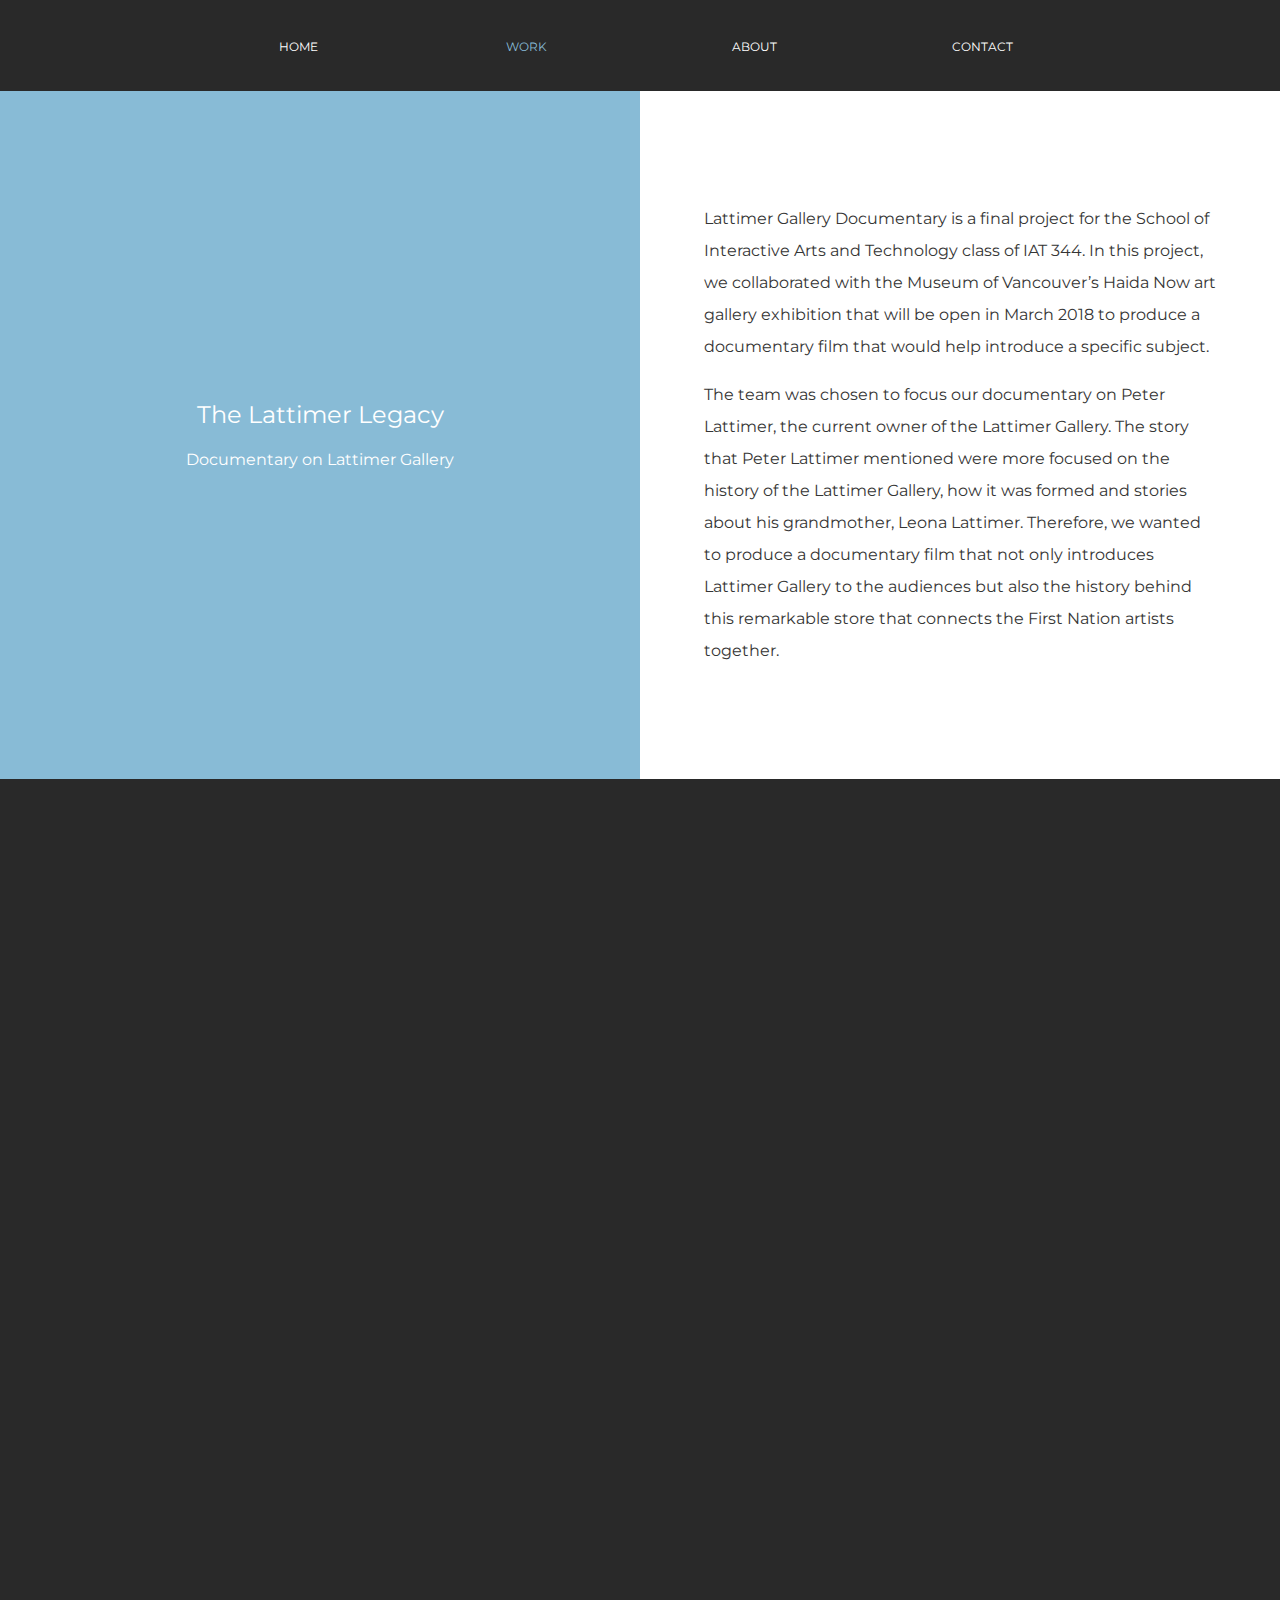
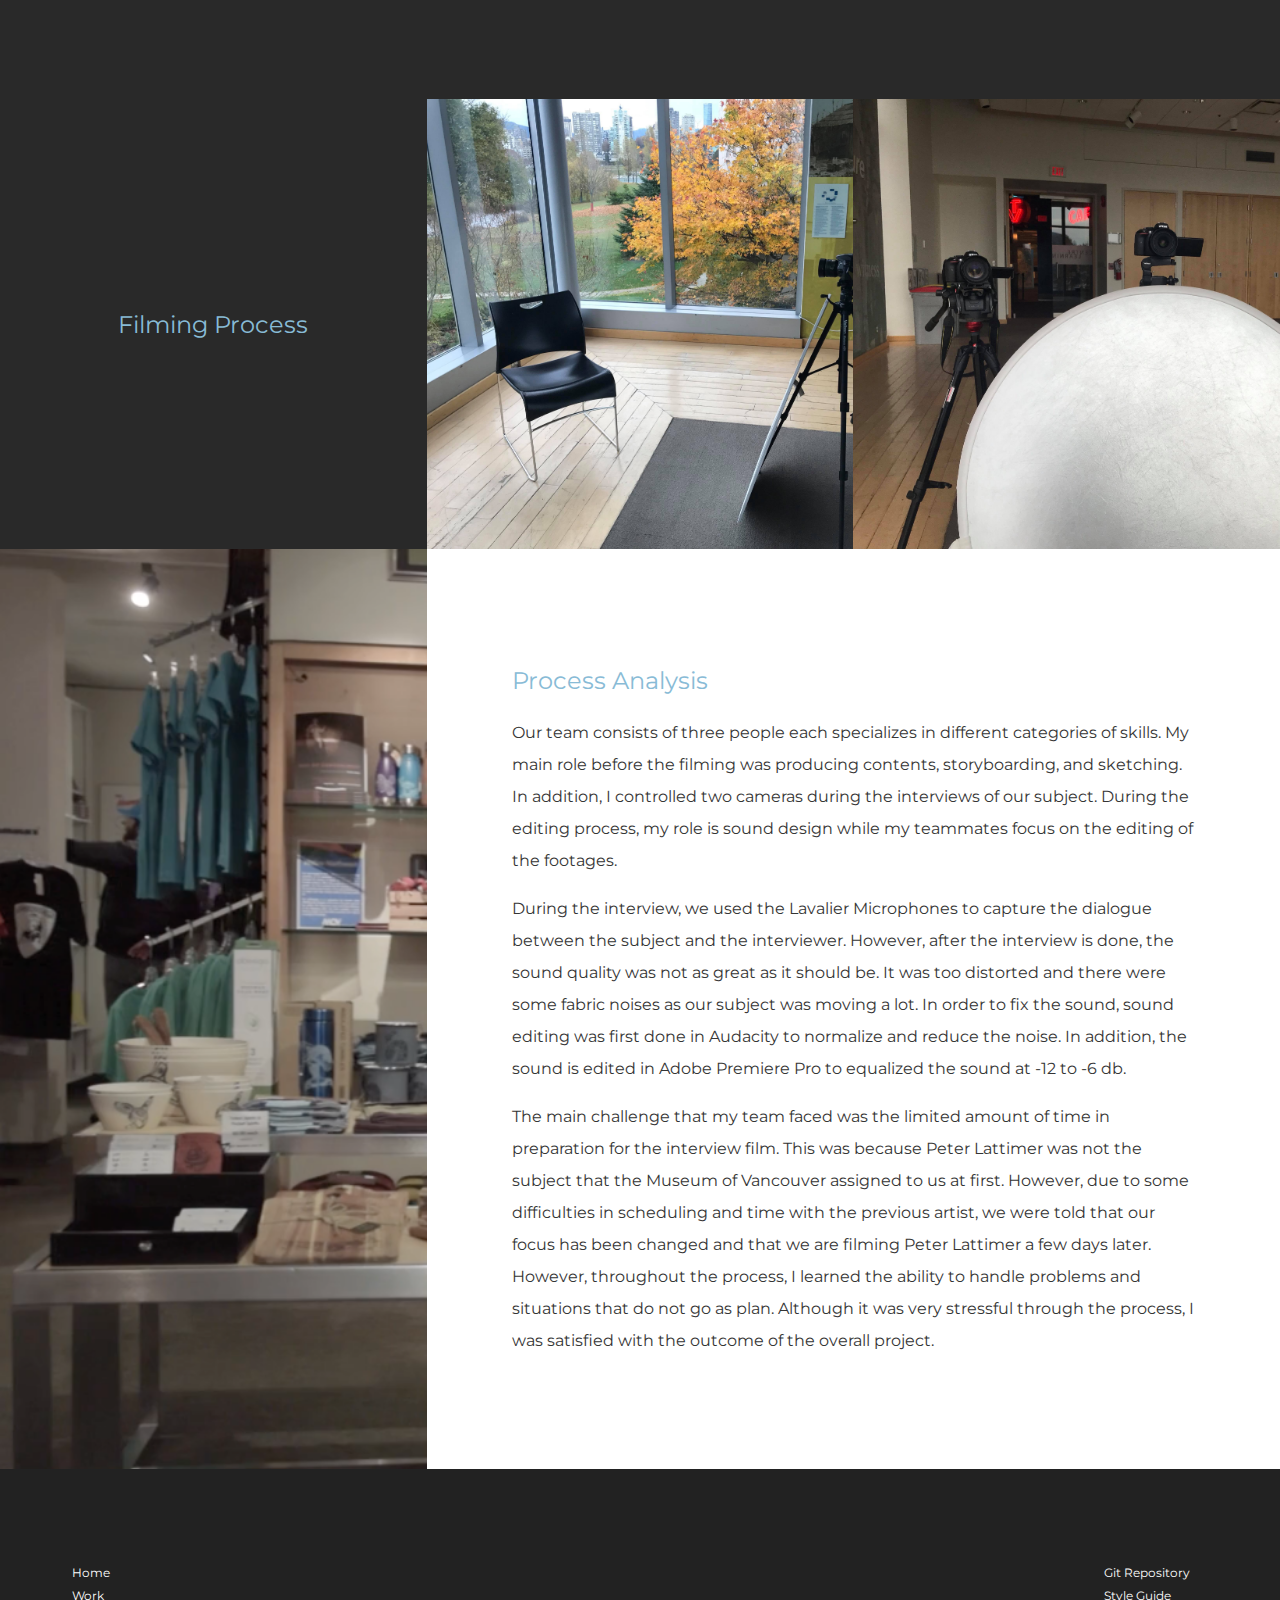
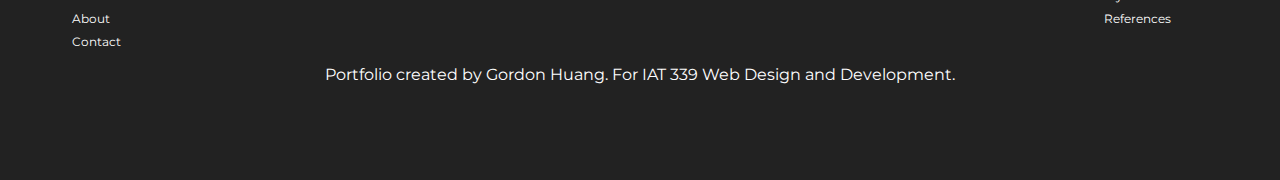
<file: portfolio/project1.html>
<!DOCTYPE html>
<html lang="en">

  <head>

    <meta charset="utf-8">
    <meta name="viewport" content="width=device-width, initial-scale = 1.0, maximum-scale=1.0, user-scalable=no" />
    <title>IAT 339 P03 - Project 1</title>

    <link href="https://fonts.googleapis.com/css?family=Roboto+Slab" rel="stylesheet">
    <link href="https://fonts.googleapis.com/css?family=Montserrat" rel="stylesheet">
    <link href="css/portfolio.css" rel="stylesheet">

  </head>

  <body>
    <!-- Nav Bar -->
    <header>
        <div class ="hamburger">
           <label for="toggle">&#9776;</label>
           <input type="checkbox" id="toggle"/>
           <div class="nav-container">
             <nav>
              <ul class="nav-button">
                <li><a href="index.html"> Home </a></li>
                <li id="active"><a href="index.html#mywork"> Work </a></li>
                <li><a href="index.html#about"> About </a></li>
                <li><a href="index.html#contactme"> Contact </a></li>
            </ul>
          </nav>

        </div>
      </div>
    </header>


    <div class="flexbox">
      <div class="childbox">
        <h2> The Lattimer Legacy </h2>
        <h4> Documentary on Lattimer Gallery </h4>
      </div>

        <div class="introduction">
            <div class="introduction-content">
              <p>Lattimer Gallery Documentary is a final project for the School of Interactive Arts and Technology class of IAT 344. In this project, we collaborated with the Museum of Vancouver’s Haida Now art gallery exhibition that will be open in March 2018 to produce a documentary film that would help introduce a specific subject.</p>

              <p>The team was chosen to focus our documentary on Peter Lattimer, the current owner of the Lattimer Gallery. The story that Peter Lattimer mentioned were more focused on the history of the Lattimer Gallery, how it was formed and stories about his grandmother, Leona Lattimer. Therefore, we wanted to produce a documentary film that not only introduces Lattimer Gallery to the audiences but also the history behind this remarkable store that connects the First Nation artists together.</p>

        </div>
      </div>
    </div>


    <div id="headerContent">
      <iframe width="640" height="360" src="https://www.youtube.com/embed/8EBtqDqbK28?autoplay=1"></iframe>
    </div>


    <div class="film-container">
      <div class="filmbox">
        <h2> Filming Process </h2>
      </div>
      <div class="film1">

      </div>
      <div class="film2">

      </div>
    </div>



      <div class="process-container">
        <div class="process-img1">
        </div>
        <div class="process">
          <div class="process-introduction">
              <div class="process-content">
                <h2> Process Analysis </h2>
                <p>Our team consists of three people each specializes in different categories of skills. My main role before the filming was producing contents, storyboarding, and sketching. In addition, I controlled two cameras during the interviews of our subject. During the editing process, my role is sound design while my teammates focus on the editing of the footages.</p>

                <p>During the interview, we used the Lavalier Microphones to capture the dialogue between the subject and the interviewer. However, after the interview is done, the sound quality was not as great as it should be. It was too distorted and there were some fabric noises as our subject was moving a lot. In order to fix the sound, sound editing was first done in Audacity to normalize and reduce the noise. In addition, the sound is edited in Adobe Premiere Pro to equalized the sound at -12 to -6 db.</p>

                <p>The main challenge that my team faced was the limited amount of time in preparation for the interview film. This was because Peter Lattimer was not the subject that the Museum of Vancouver assigned to us at first. However, due to some difficulties in scheduling and time with the previous artist, we were told that our focus has been changed and that we are filming Peter Lattimer a few days later. However, throughout the process, I learned the ability to handle problems and situations that do not go as plan. Although it was very stressful through the process, I was satisfied with the outcome of the overall project.</p>

              </div>
          </div>
        </div>
      </div>



      <footer>
        <div class="wrapper">
          <nav>
           <ul>
             <li><a href="index.html"> Home </a></li>
             <li><a href="index.html#mywork"> Work </a></li>
             <li><a href="index.html#about"> About </a></li>
             <li><a href="index.html#contactme"> Contact </a></li>
           </ul>
         </nav>

         <div class="reference">
           <ul>
             <li><a href="https://github.com/gordonhuang5617/IAT339_P03_Portfolio">Git Repository</a></li>
             <li><a href="styleguide.html"> Style Guide </a></li>
             <li><a href="references.html"> References </a></li>
           </ul>
         </div>

         <p> Portfolio created by Gordon Huang. For IAT 339 Web Design and Development.</p>


        </div>
      </footer>




  </body>
</html>
</file>
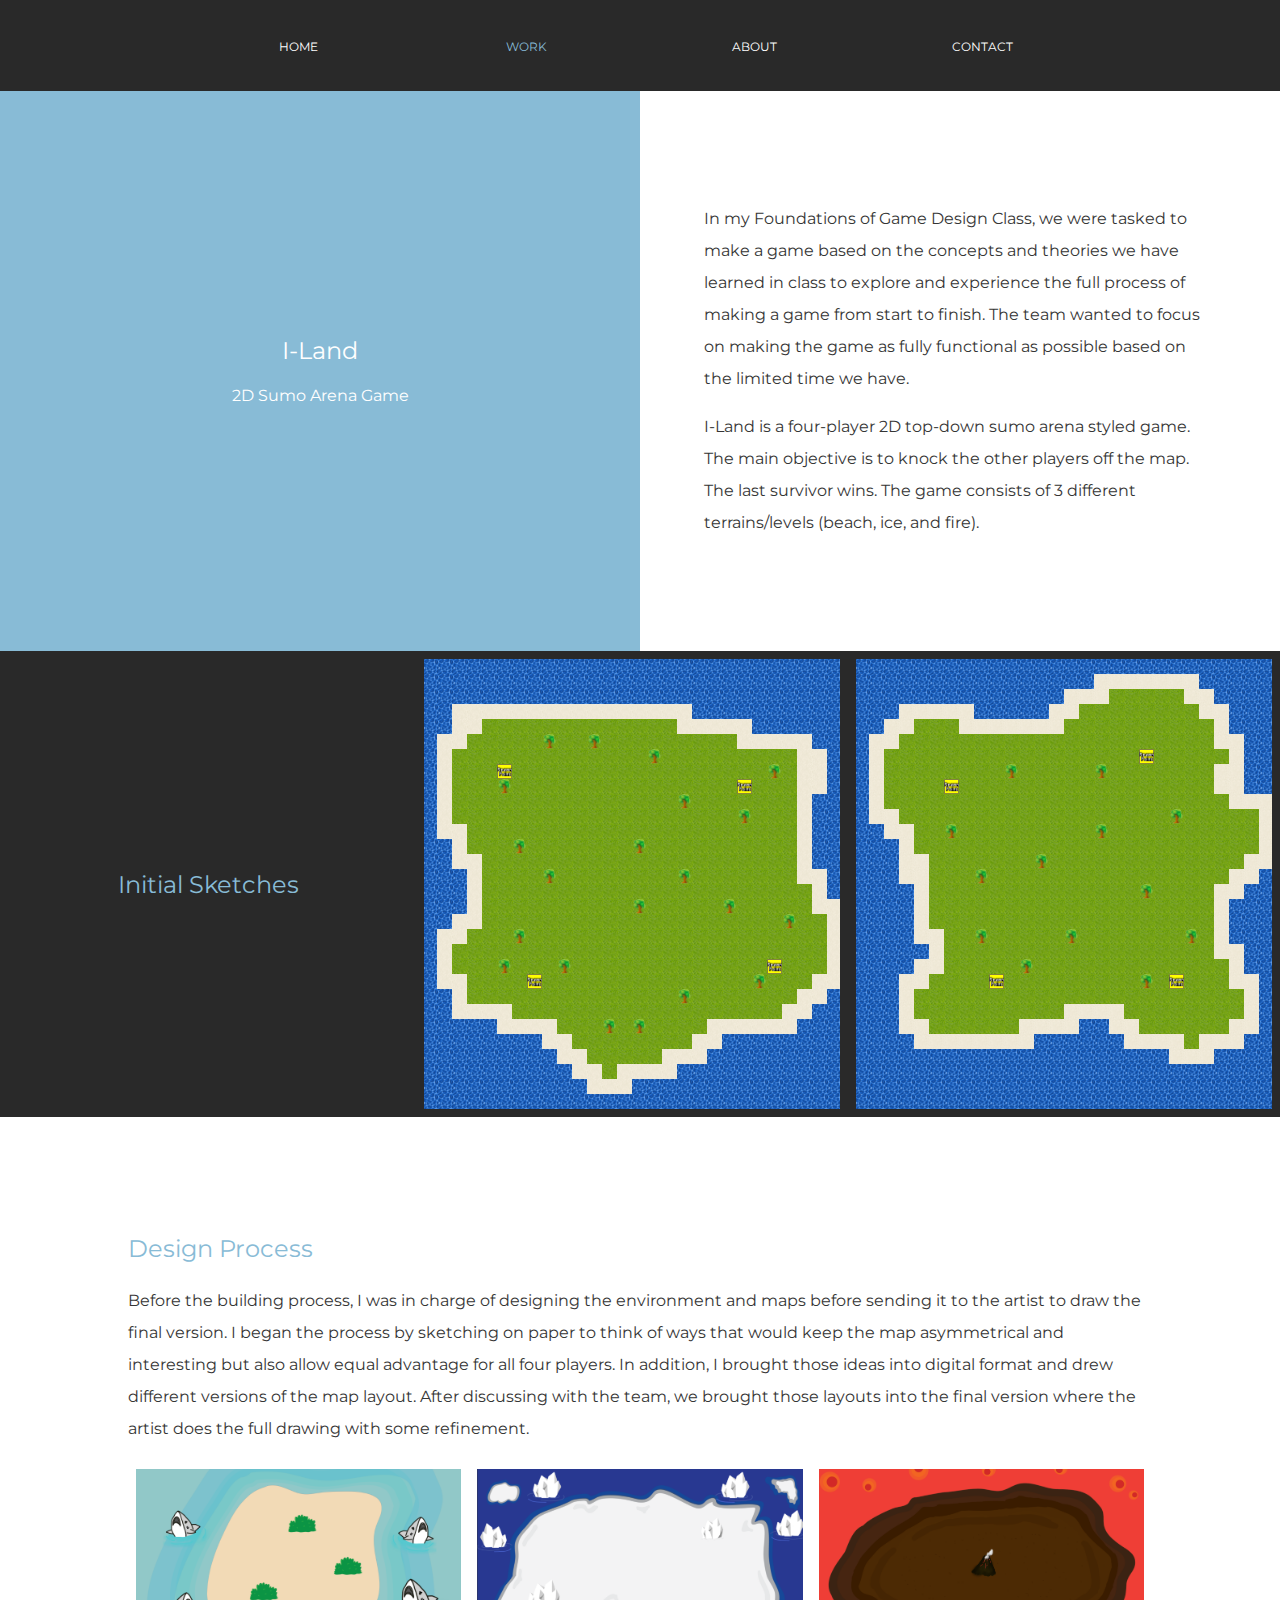
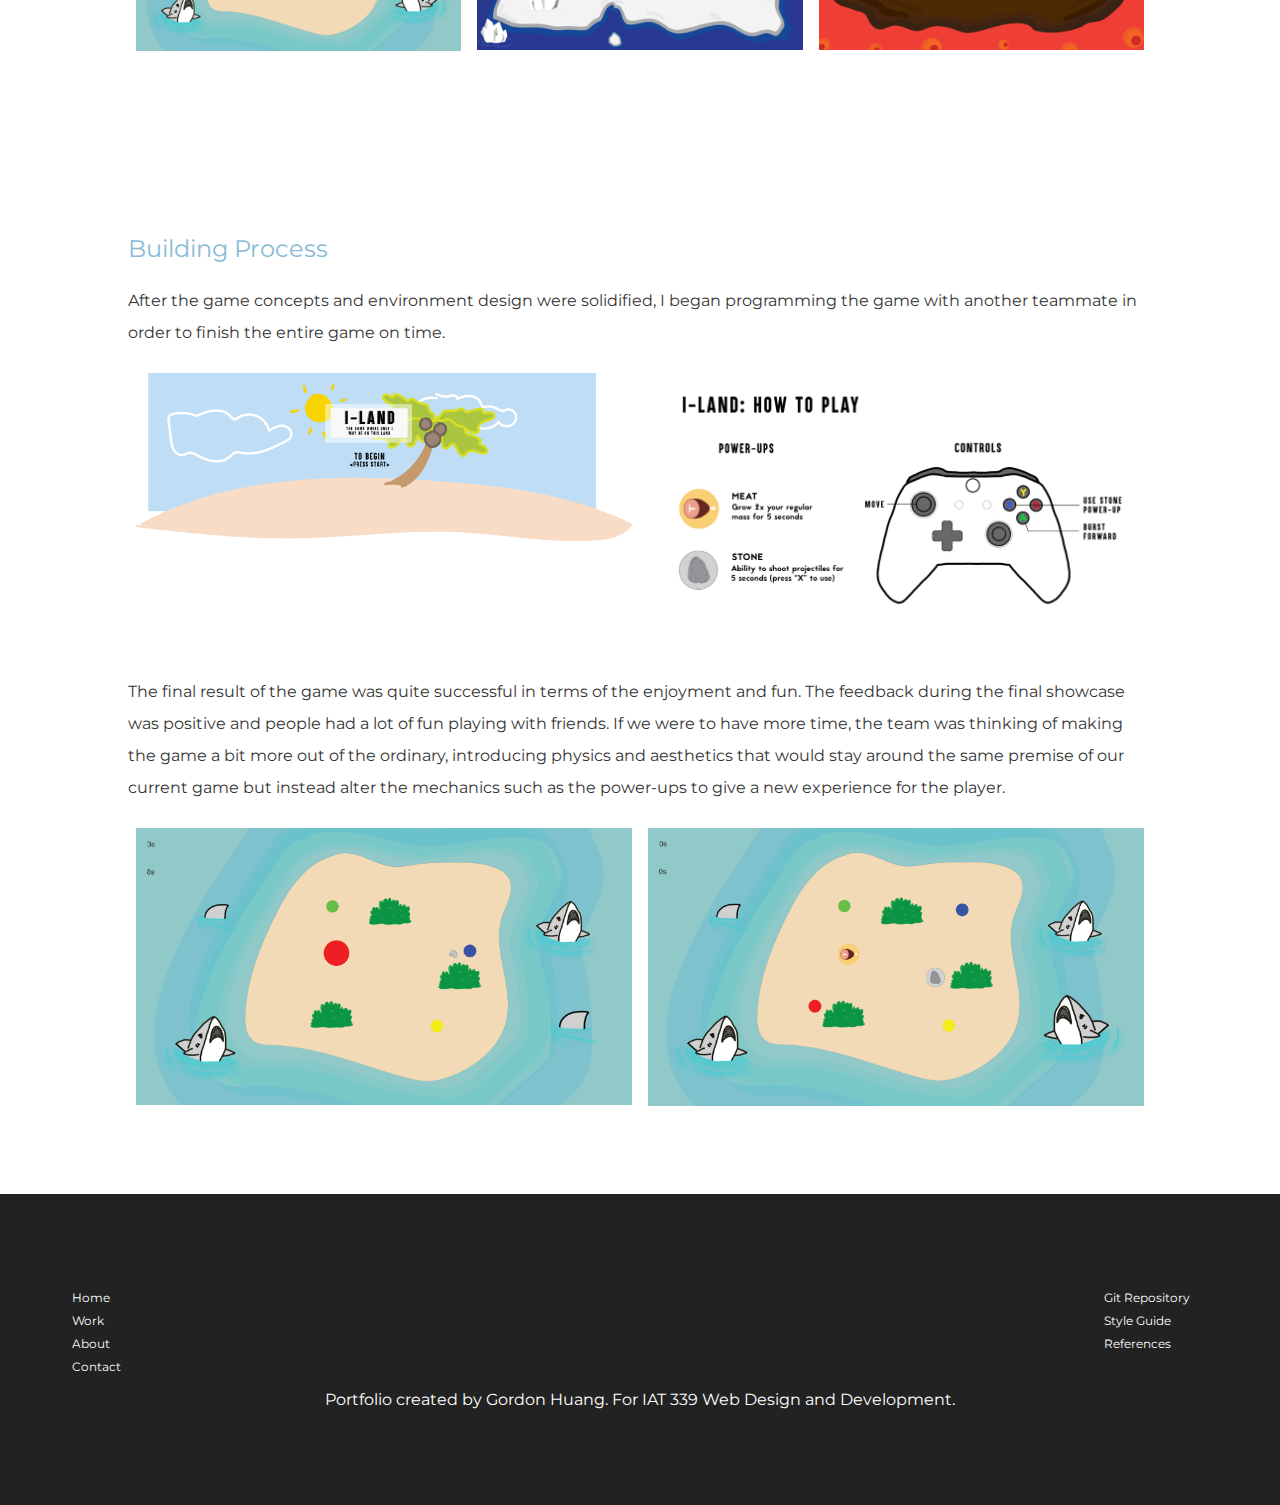
<file: portfolio/project3.html>
<!DOCTYPE html>
<html lang="en">

  <head>

    <meta charset="utf-8">
    <meta name="viewport" content="width=device-width, initial-scale = 1.0, maximum-scale=1.0, user-scalable=no" />
    <title>IAT 339 P03 - Project 3</title>

    <link href="https://fonts.googleapis.com/css?family=Roboto+Slab" rel="stylesheet">
    <link href="https://fonts.googleapis.com/css?family=Montserrat" rel="stylesheet">
    <link href="css/portfolio.css" rel="stylesheet">

  </head>

  <body>
    <!-- Nav Bar -->
    <header>
        <div class ="hamburger">
           <label for="toggle">&#9776;</label>
           <input type="checkbox" id="toggle"/>
           <div class="nav-container">
             <nav>
              <ul class="nav-button">
                <li><a href="index.html"> Home </a></li>
                <li id="active"><a href="index.html#mywork"> Work </a></li>
                <li><a href="index.html#about"> About </a></li>
                <li><a href="index.html#contactme"> Contact </a></li>
            </ul>
          </nav>

        </div>
      </div>
    </header>


    <div class="flexbox">
      <div class="childbox">
        <h2> I-Land </h2>
        <h4> 2D Sumo Arena Game </h4>
      </div>

        <div class="introduction">
            <div class="introduction-content">
              <p>In my Foundations of Game Design Class, we were tasked to make a game based on the concepts and theories we have learned in class to explore and experience the full process of making a game from start to finish. The team wanted to focus on making the game as fully functional as possible based on the limited time we have.</p>

              <p>I-Land is a four-player 2D top-down sumo arena styled game. The main objective is to knock the other players off the map. The last survivor wins. The game consists of 3 different terrains/levels (beach, ice, and fire).</p>

        </div>
      </div>
    </div>

    <div class="iland-container">
      <div class="ilandbox">
        <h2> Initial Sketches </h2>
      </div>
      <div class="iland1">

      </div>
      <div class="iland2">

      </div>
    </div>


      <div class="process-container">
        <div class="process">
          <div class="iland-process-introduction">
              <div class="iland-process-content">
                <h2> Design Process </h2>
                <p>Before the building process, I was in charge of designing the environment and maps before sending it to the artist to draw the final version. I began the process by sketching on paper to think of ways that would keep the map asymmetrical and interesting but also allow equal advantage for all four players. In addition, I brought those ideas into digital format and drew different versions of the map layout. After discussing with the team, we brought those layouts into the final version where the artist does the full drawing with some refinement.</p>

                <div class="image-container">
                  <img id="beach" src="img/beachMap.png" alt="Beach Map">
                  <img id="ice" src="img/IceMap.png" alt="Ice Map">
                  <img id="lava" src="img/LavaMap.png" alt="LavaMap Map">
                </div>

              </div>
          </div>
        </div>
      </div>



      <div class="process-container">
        <div class="process">
          <div class="iland-process-introduction">
              <div class="iland-process-content">
                <h2> Building Process </h2>

                <p>After the game concepts and environment design were solidified, I began programming the game with another teammate in order to finish the entire game on time.</p>

                <div class="image-container">
                  <img id="start" src="img/startscreen.png" alt="Intro Screen for ILand">
                  <img id="how" src="img/howtoplay.png" alt="UI for Controls">
                </div>

                <p> The final result of the game was quite successful in terms of the enjoyment and fun. The feedback during the final showcase was positive and people had a lot of fun playing with friends. If we were to have more time, the team was thinking of making the game a bit more out of the ordinary, introducing physics and aesthetics that would stay around the same premise of our current game but instead alter the mechanics such as the power-ups to give a new experience for the player. </p>

                <div class="image-container">
                  <img id="gameplay1" src="img/gameplay1.png" alt="ILand Gameplay1">
                  <img id="gameplay2" src="img/gameplay2.png" alt="ILand Gameplay2">
                </div>

              </div>
          </div>
        </div>
      </div>



      <footer>
        <div class="wrapper">
          <nav>
           <ul>
             <li><a href="index.html"> Home </a></li>
             <li><a href="index.html#mywork"> Work </a></li>
             <li><a href="index.html#about"> About </a></li>
             <li><a href="index.html#contactme"> Contact </a></li>
           </ul>
         </nav>

         <div class="reference">
           <ul>
             <li><a href="https://github.com/gordonhuang5617/IAT339_P03_Portfolio">Git Repository</a></li>
             <li><a href="styleguide.html"> Style Guide </a></li>
             <li><a href="references.html"> References </a></li>
           </ul>
         </div>

         <p> Portfolio created by Gordon Huang. For IAT 339 Web Design and Development.</p>


        </div>
      </footer>




  </body>
</html>
</file>
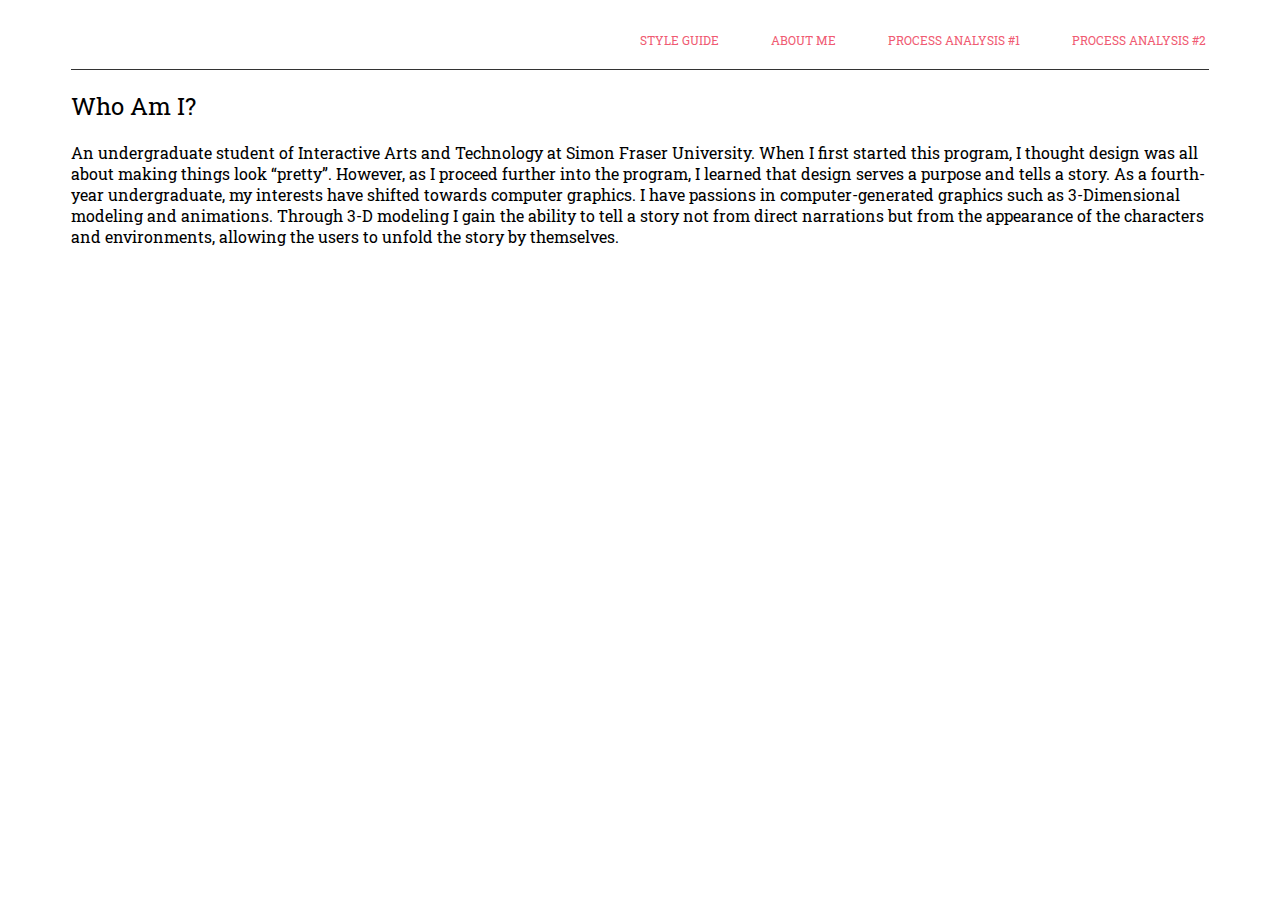
<file: styleguide/bio.html>
<!DOCTYPE html>
<html lang="en">

  <head>

    <meta charset="utf-8">
    <title>IAT 339 P03 Style Guide</title>

    <link href="https://fonts.googleapis.com/css?family=Roboto+Slab" rel="stylesheet">
    <link href="css/main.css" rel="stylesheet">
    <link rel="stylesheet" href="css/grid.css">

  </head>

  <body>
    <!-- Nav Bar -->
    <header>
       <div class="nav-container">
         <nav>
           <ul>
             <li><a href="styleguide.html"> Style Guide </a></li>
             <li><a href="bio.html"> About Me </a></li>
              <li><a href="process1.html"> Process Analysis #1 </a></li>
              <li><a href="process2.html"> Process Analysis #2 </a></li>
            </ul>
          </nav>
        </div>
      </header>



    <section id="bio">
      <h2> Who Am I? </h2>
      <p>An undergraduate student of Interactive Arts and Technology at Simon Fraser University. When I first started this program, I thought design was all about making things look “pretty”. However, as I proceed further into the program, I learned that design serves a purpose and tells a story. As a fourth-year undergraduate, my interests have shifted towards computer graphics. I have passions in computer-generated graphics such as 3-Dimensional modeling and animations. Through 3-D modeling I gain the ability to tell a story not from direct narrations but from the appearance of the characters and environments, allowing the users to unfold the story by themselves.</p>

    </section>



  </body>
</html>
</file>
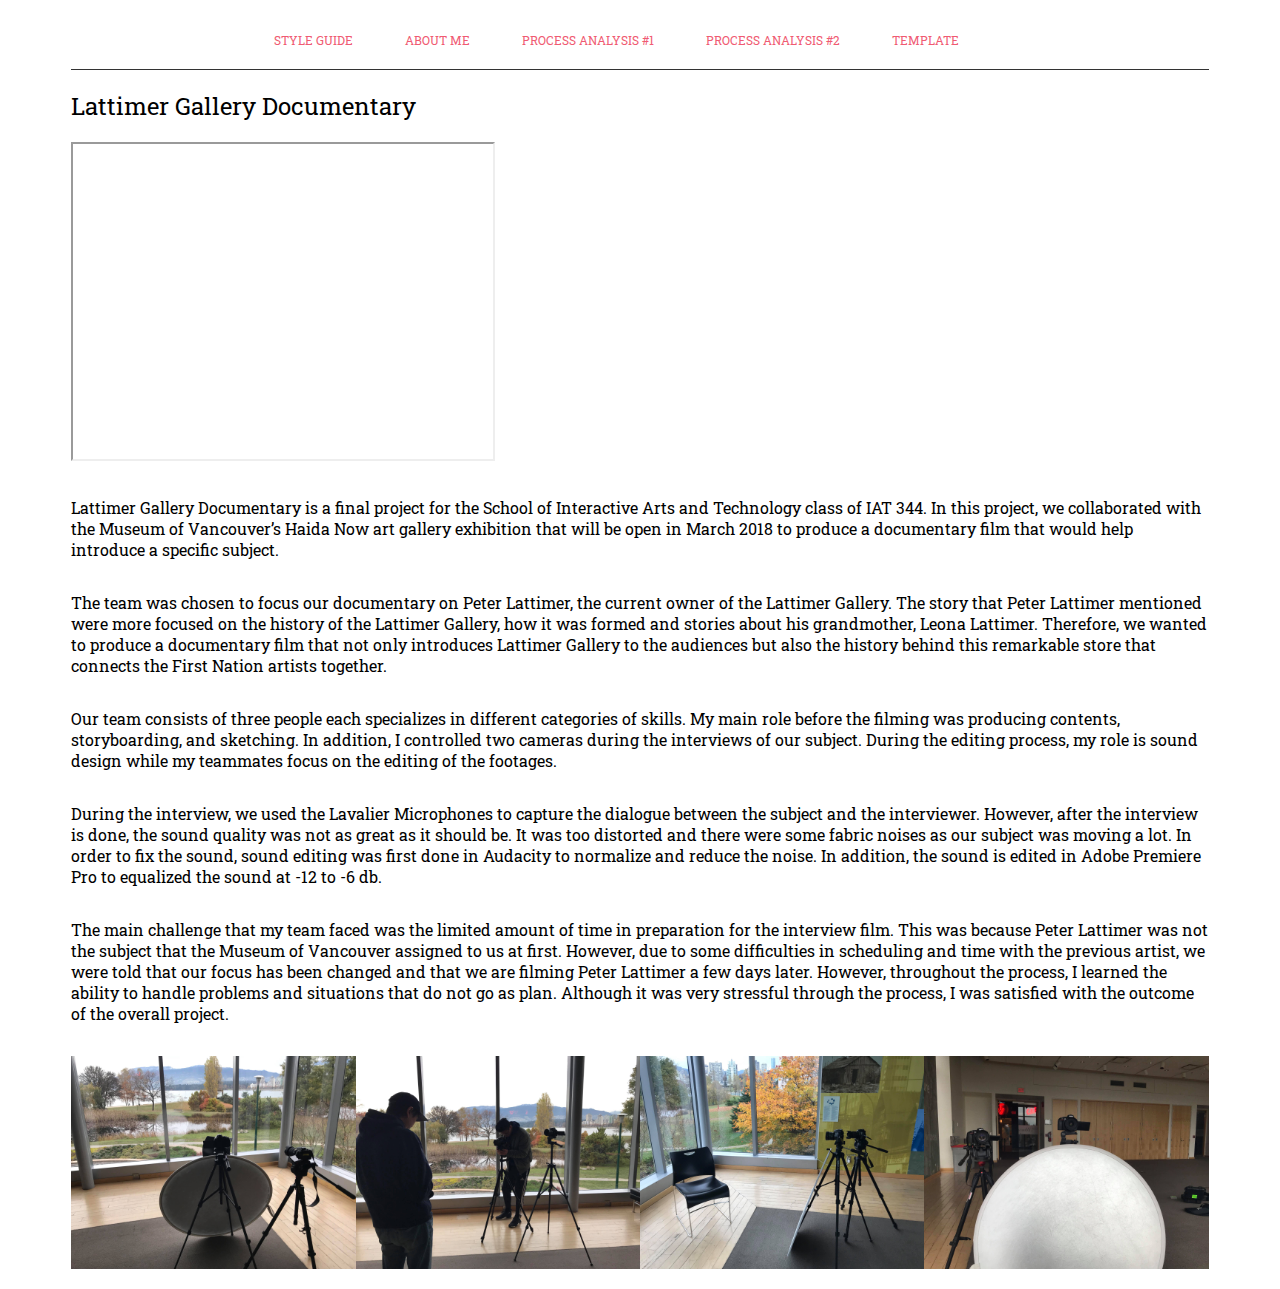
<file: styleguide/process1.html>
<!DOCTYPE html>
<html lang="en">

  <head>

    <meta charset="utf-8">
    <title>Lattimer Gallery Documentary - Process Analysis</title>

    <link href="https://fonts.googleapis.com/css?family=Roboto+Slab" rel="stylesheet">
    <link href="css/main.css" rel="stylesheet">
    <link rel="stylesheet" href="css/grid.css">

  </head>

  <body>
    <!-- Navigation bar for the page // -->
<!--
    <div class="main-nav">
<--
         <!-- Nav Bar -->
         <!--
      <nav class="grid-row">

        <div class="grid-col-1of4">
          <a href="styleguide.html"> Style Guide </a>
        </div>

        <div class="grid-col-1of4">
          <a href="bio.html"> About Me </a>
        </div>

        <div class="grid-col-1of4">
          <a href="process1.html"> Process Analysis #1 </a>
        </div>

        <div class="grid-col-1of4">
          <a href="process2.html"> Process Analysis #2 </a>
        </div>
      </nav>
	  </div>
  -->

  <!-- Nav Bar -->
  <header>
     <div class="nav-container">
       <div class="fixer-container">
       <nav>
         <ul class="nav-button">
           <li><a href="styleguide.html"> Style Guide </a></li>
           <li><a href="bio.html"> About Me </a></li>
            <li><a href="process1.html"> Process Analysis #1 </a></li>
            <li><a href="process2.html"> Process Analysis #2 </a></li>
            <li><a href="template.html"> Template </a></li>
          </ul>
        </nav>
      </div>
    </div>
  </header>




    <section id="documentary">
      <h2> Lattimer Gallery Documentary </h2>
      <iframe width="420" height="315" src="https://www.youtube.com/embed/8EBtqDqbK28"> </iframe>


      <p>Lattimer Gallery Documentary is a final project for the School of Interactive Arts and Technology class of IAT 344. In this project, we collaborated with the Museum of Vancouver’s Haida Now art gallery exhibition that will be open in March 2018 to produce a documentary film that would help introduce a specific subject.</p>

      <p>The team was chosen to focus our documentary on Peter Lattimer, the current owner of the Lattimer Gallery. The story that Peter Lattimer mentioned were more focused on the history of the Lattimer Gallery, how it was formed and stories about his grandmother, Leona Lattimer. Therefore, we wanted to produce a documentary film that not only introduces Lattimer Gallery to the audiences but also the history behind this remarkable store that connects the First Nation artists together.</p>


      <p>Our team consists of three people each specializes in different categories of skills. My main role before the filming was producing contents, storyboarding, and sketching. In addition, I controlled two cameras during the interviews of our subject. During the editing process, my role is sound design while my teammates focus on the editing of the footages.</p>

      <p>During the interview, we used the Lavalier Microphones to capture the dialogue between the subject and the interviewer. However, after the interview is done, the sound quality was not as great as it should be. It was too distorted and there were some fabric noises as our subject was moving a lot. In order to fix the sound, sound editing was first done in Audacity to normalize and reduce the noise. In addition, the sound is edited in Adobe Premiere Pro to equalized the sound at -12 to -6 db.</p>

      <p>The main challenge that my team faced was the limited amount of time in preparation for the interview film. This was because Peter Lattimer was not the subject that the Museum of Vancouver assigned to us at first. However, due to some difficulties in scheduling and time with the previous artist, we were told that our focus has been changed and that we are filming Peter Lattimer a few days later. However, throughout the process, I learned the ability to handle problems and situations that do not go as plan. Although it was very stressful through the process, I was satisfied with the outcome of the overall project.</p>

      <div class="grid-row">
        <div class="grid-col-1of4">
          <img src="img/lattimergallery1.jpg" alt="Lattimer Gallery Process 1" width="420" height="315">
        </div>
        <div class="grid-col-1of4">
          <img src="img/lattimergallery2.jpg" alt="Lattimer Gallery Process 2" width="420" height="315">
        </div>
        <div class="grid-col-1of4">
          <img src="img/lattimergallery3.jpg" alt="Lattimer Gallery Process 3" width="420" height="315">
        </div>
        <div class="grid-col-1of4">
          <img src="img/lattimergallery4.jpg" alt="Lattimer Gallery Process 4" width="420" height="315">
        </div>
      </div>

    </section>



  </body>
</html>
</file>
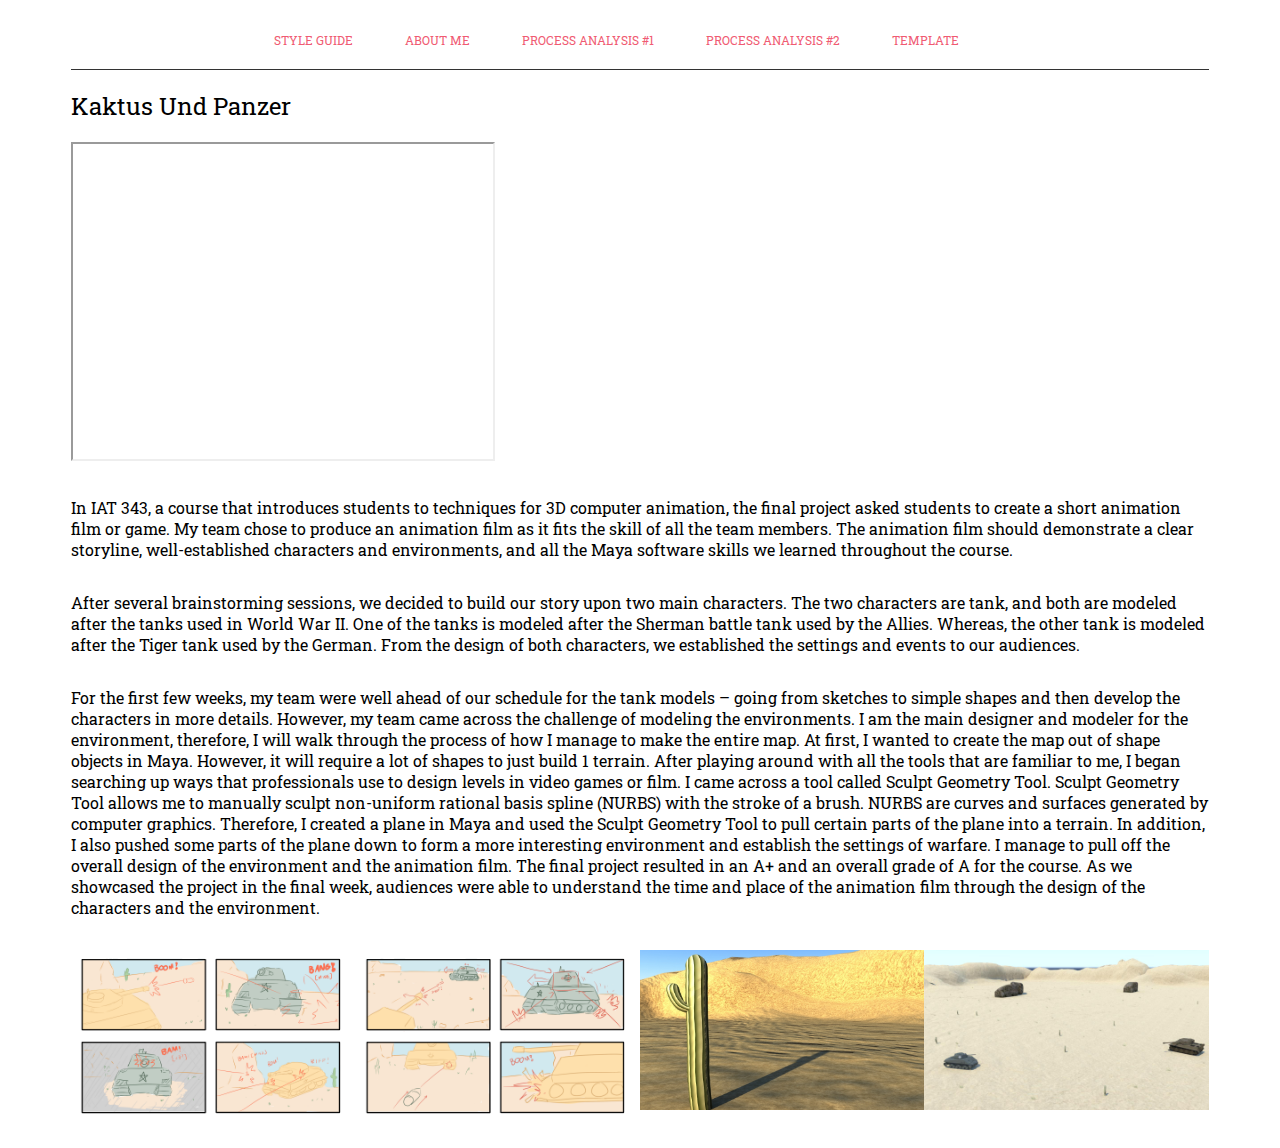
<file: styleguide/process2.html>
<!DOCTYPE html>
<html lang="en">

  <head>

    <meta charset="utf-8">
    <title>Kaktus Und Panzer - Process Analysis</title>

    <link href="https://fonts.googleapis.com/css?family=Roboto+Slab" rel="stylesheet">
    <link href="css/main.css" rel="stylesheet">
    <link rel="stylesheet" href="css/grid.css">

  </head>

  <body>
    <!-- Nav Bar -->
    <header>
       <div class="nav-container">
         <div class="fixer-container">
         <nav>
           <ul class="nav-button">
             <li><a href="styleguide.html"> Style Guide </a></li>
             <li><a href="bio.html"> About Me </a></li>
              <li><a href="process1.html"> Process Analysis #1 </a></li>
              <li><a href="process2.html"> Process Analysis #2 </a></li>
              <li><a href="template.html"> Template </a></li>
            </ul>
          </nav>
        </div>
      </div>
    </header>



    <section id="animation">
      <h2> Kaktus Und Panzer </h2>
      <iframe width="420" height="315" src="https://www.youtube.com/embed/v5vfr0VudG8"> </iframe>
      <p>In IAT 343, a course that introduces students to techniques for 3D computer animation, the final project asked students to create a short animation film or game. My team chose to produce an animation film as it fits the skill of all the team members. The animation film should demonstrate a clear storyline, well-established characters and environments, and all the Maya software skills we learned throughout the course.</p>



      <p>After several brainstorming sessions, we decided to build our story upon two main characters. The two characters are tank, and both are modeled after the tanks used in World War II. One of the tanks is modeled after the Sherman battle tank used by the Allies. Whereas, the other tank is modeled after the Tiger tank used by the German. From the design of both characters, we established the settings and events to our audiences.</p>

      <p>For the first few weeks, my team were well ahead of our schedule for the tank models – going from sketches to simple shapes and then develop the characters in more details. However, my team came across the challenge of modeling the environments. I am the main designer and modeler for the environment, therefore, I will walk through the process of how I manage to make the entire map. At first, I wanted to create the map out of shape objects in Maya. However, it will require a lot of shapes to just build 1 terrain. After playing around with all the tools that are familiar to me, I began searching up ways that professionals use to design levels in video games or film. I came across a tool called Sculpt Geometry Tool. Sculpt Geometry Tool allows me to manually sculpt non-uniform rational basis spline (NURBS) with the stroke of a brush. NURBS are curves and surfaces generated by computer graphics. Therefore, I created a plane in Maya and used the Sculpt Geometry Tool to pull certain parts of the plane into a terrain. In addition, I also pushed some parts of the plane down to form a more interesting environment and establish the settings of warfare. I manage to pull off the overall design of the environment and the animation film. The final project resulted in an A+ and an overall grade of A for the course. As we showcased the project in the final week, audiences were able to understand the time and place of the animation film through the design of the characters and the environment.
      </p>

      <div class="grid-row">
        <div class="grid-col-1of4">
          <img src="img/Storyboard.png" alt="Storyboard for Animation" width="420" height="315">
        </div>
        <div class="grid-col-1of4">
          <img src="img/Storyboard2.png" alt="Storyboard2 for Animation" width="420" height="315">
        </div>
        <div class="grid-col-1of4">
          <img src="img/cactusImage.jpg" alt="Cactus Image" width="420" height="315">
        </div>
        <div class="grid-col-1of4">
          <img src="img/scene10.jpg" alt="Environment Scene" width="420" height="315">
        </div>
      </div>

    </section>



  </body>
</html>
</file>
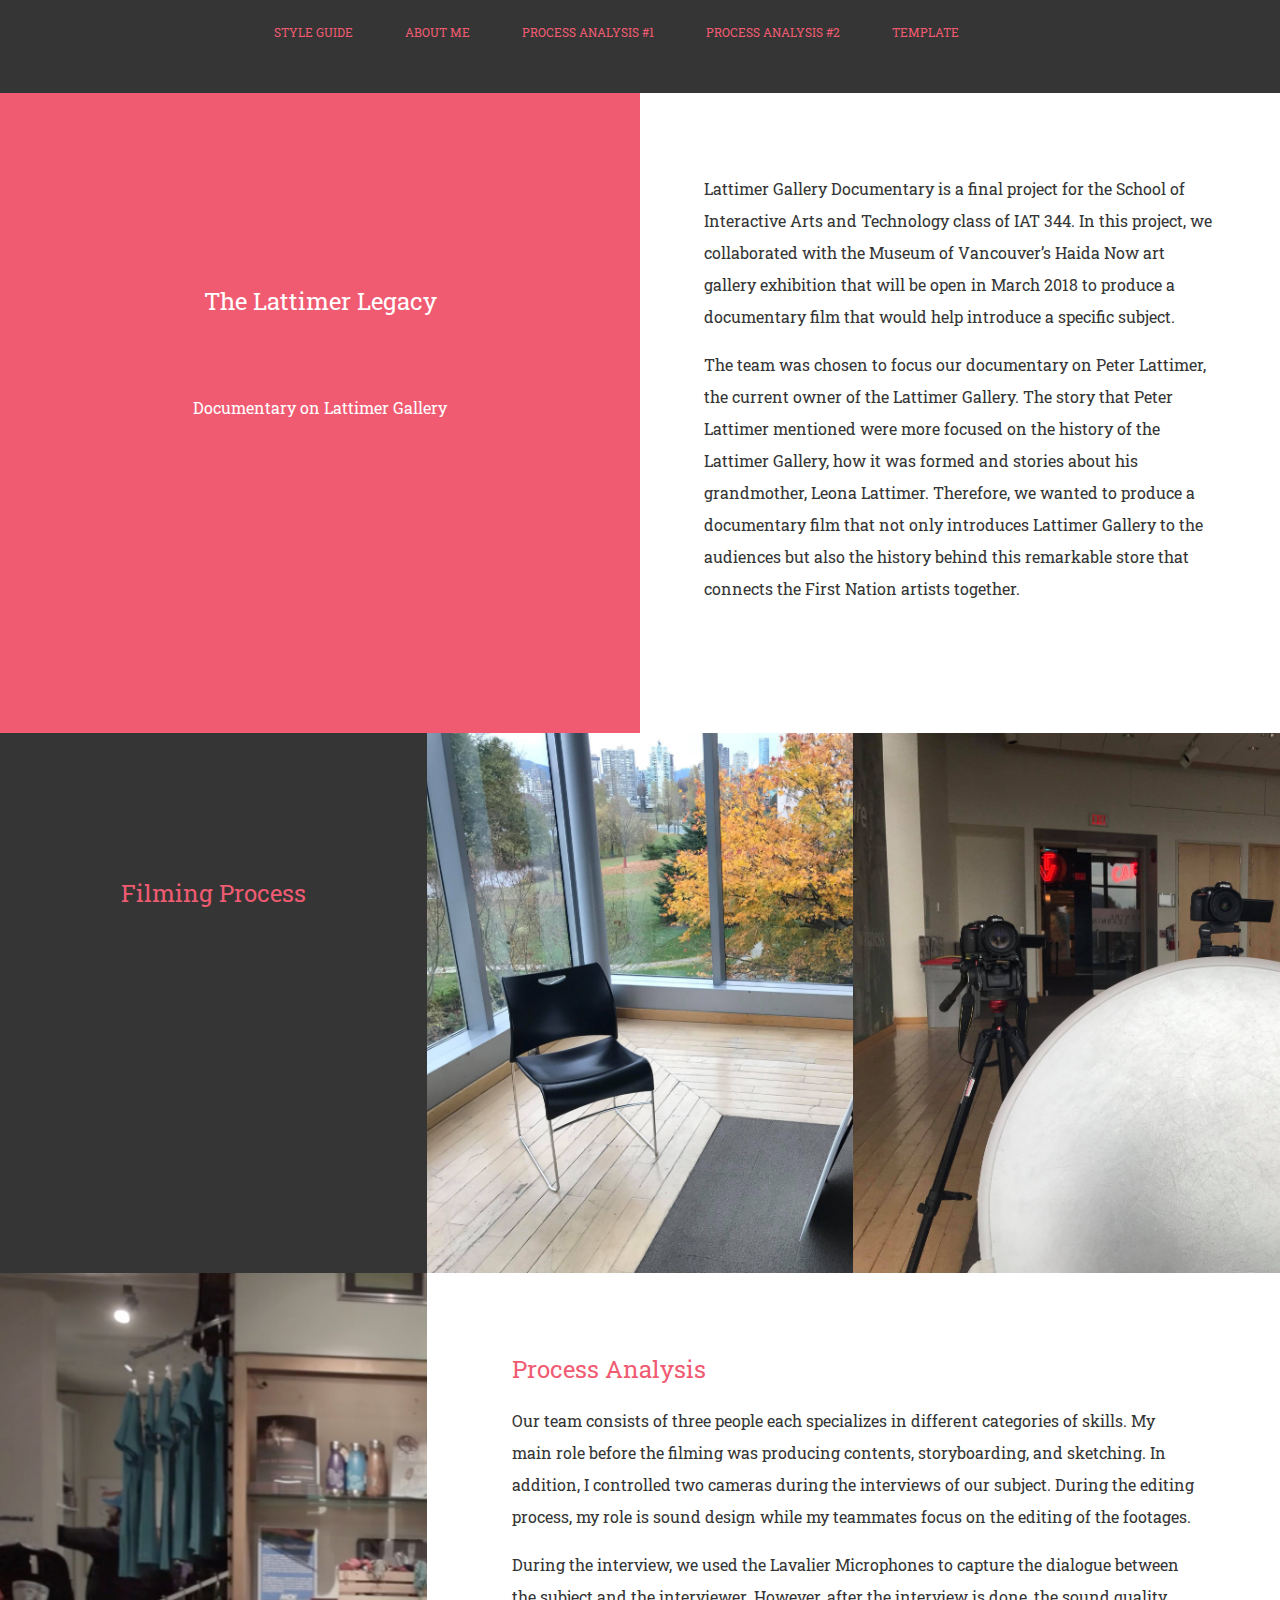
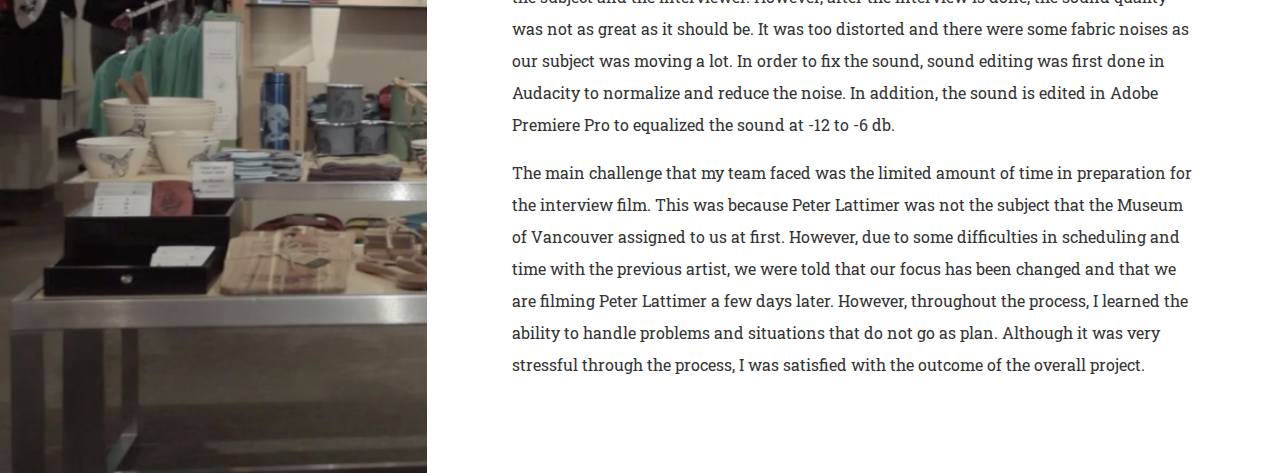
<file: styleguide/project1.html>
<!DOCTYPE html>
<html lang="en">

  <head>

    <meta charset="utf-8">
    <meta name="viewport" content="width=device-width, initial-scale = 1.0, maximum-scale=1.0, user-scalable=no" />
    <title>IAT 339 P03 - Project 1</title>

    <link href="https://fonts.googleapis.com/css?family=Roboto+Slab" rel="stylesheet">
    <link href="css/template.css" rel="stylesheet">

  </head>

  <body>
    <div class="home">
    <!-- Nav Bar -->
    <header>
       <div class="nav-container">
         <div class="fixer-container">
         <nav>
           <ul class="nav-button">
             <li><a href="styleguide.html"> Style Guide </a></li>
             <li><a href="bio.html"> About Me </a></li>
              <li><a href="process1.html"> Process Analysis #1 </a></li>
              <li><a href="process2.html"> Process Analysis #2 </a></li>
              <li><a href="template.html"> Template </a></li>
            </ul>
          </nav>
        </div>
      </div>
    </header>

    <div class="flexbox">
      <div class="childbox">
        <h2> The Lattimer Legacy </h2>
        <h4> Documentary on Lattimer Gallery </h4>
      </div>

        <div class="introduction">
            <div class="introduction-content">
              <p>Lattimer Gallery Documentary is a final project for the School of Interactive Arts and Technology class of IAT 344. In this project, we collaborated with the Museum of Vancouver’s Haida Now art gallery exhibition that will be open in March 2018 to produce a documentary film that would help introduce a specific subject.</p>

              <p>The team was chosen to focus our documentary on Peter Lattimer, the current owner of the Lattimer Gallery. The story that Peter Lattimer mentioned were more focused on the history of the Lattimer Gallery, how it was formed and stories about his grandmother, Leona Lattimer. Therefore, we wanted to produce a documentary film that not only introduces Lattimer Gallery to the audiences but also the history behind this remarkable store that connects the First Nation artists together.</p>

        </div>
      </div>
    </div>


    <div class="process-container">
      <div class="filmbox">
        <h2> Filming Process </h2>
      </div>
      <div class="film1">

      </div>
      <div class="film2">

      </div>
    </div>



      <div class="process-container">
        <div class="process-img">
        </div>
        <div class="process">
          <div class="process-introduction">
              <div class="process-content">
                <h2> Process Analysis </h2>
                <p>Our team consists of three people each specializes in different categories of skills. My main role before the filming was producing contents, storyboarding, and sketching. In addition, I controlled two cameras during the interviews of our subject. During the editing process, my role is sound design while my teammates focus on the editing of the footages.</p>

                <p>During the interview, we used the Lavalier Microphones to capture the dialogue between the subject and the interviewer. However, after the interview is done, the sound quality was not as great as it should be. It was too distorted and there were some fabric noises as our subject was moving a lot. In order to fix the sound, sound editing was first done in Audacity to normalize and reduce the noise. In addition, the sound is edited in Adobe Premiere Pro to equalized the sound at -12 to -6 db.</p>

                <p>The main challenge that my team faced was the limited amount of time in preparation for the interview film. This was because Peter Lattimer was not the subject that the Museum of Vancouver assigned to us at first. However, due to some difficulties in scheduling and time with the previous artist, we were told that our focus has been changed and that we are filming Peter Lattimer a few days later. However, throughout the process, I learned the ability to handle problems and situations that do not go as plan. Although it was very stressful through the process, I was satisfied with the outcome of the overall project.</p>

              </div>
          </div>
        </div>
      </div>




  </body>
</html>
</file>
<file: portfolio/css/portfolio.css>
/* Portfolio Template */
* {
  /* font-family: 'Roboto Slab', serif; */
  font-family: 'Montserrat', sans-serif;
  font-weight: 400;
}

body {
  background-color: #292929;
  margin-top: 0px;
  margin-right: 0px;
  margin-bottom: 0px;
  margin-left: 0px;
  width: 100%;
  margin: 0 auto;
}

h3 {
  font-weight: bold;
}


.portfolio-projects {
  display: flex;
  flex-wrap: wrap;
  font-size: 1.2rem;
}

.hamburger {
  text-align: right;
}

label {
  color: white;
  margin: 0 40px 0 0;
  font-size: 2rem;
  line-height: 5rem;
  display: none;

}

#toggle {
  display: none;
}



header::after {
  content: '';
  display: table;
  clear: both;
}

.nav-container nav {
  display: block;
  margin: 0 auto;
}

.home {
  float: left;
}

.nav-element {
  float: right;
}

.nav-container nav ul {
  margin: 0 auto;
  padding: 0;
  list-style: none;
  text-align: center;
}

.nav-container nav li {
  display: inline-block;
  padding-top: 20px;
  padding-bottom: 20px;
  position: relative;
  min-width: 10em;
  margin-left: 2em;
  margin-right: 2em;
  margin-top: 1em;
  margin-bottom: 1em;


}


.nav-container nav a {
  color: #ffffff;
  text-decoration: none;
  text-transform: uppercase;
  font-size: 12px;
  padding: 0;
  margin: 0;
}

#active a{
  color: #88BBD6;
}

#active a:hover {
  color: #FFFFFF;
}

.nav-container nav li:not(#active) a:hover {
  color: #88BBD6;
}

.nav-container nav li:not(#active) a::before {
  content: '';
  display: block;
  height: 3px;
  background-color: white;
  margin-top: 5em;

  position: absolute;
  top: 0;
  width: 0%;
  transition: all ease-in-out 250ms;
}

.nav-container nav li:not(#active) a:hover::before {
  width: 100%;
}

@media only screen and (max-width: 950px) {
  label {
    display: block;
    cursor: pointer;
  }
  .nav-container {
    text-align: center;
    width: 70%;
    display: none;
    margin: 0 auto;
  }

  .nav-container a {
    display: block;
    height: 3em;
    border-bottom: 1px solid #EAEAFB;
  }

  .nav-container nav li:not(#active) a::before {
    content: '';
    display: block;
    height: 3px;
    background-color: #292929;
    margin-top: 5em;

    position: absolute;
    top: 0;
    width: 0%;
    transition: all ease-in-out 125ms;
  }

  #toggle:checked + .nav-container {
    display: block;
  }

}


.banner img {
  width: 43.5%;
  height: 43.5%;
  margin: auto;
  display: block;

}

.main-content {
  flex: 1 1 100%;
  min-height: 50vh;
}

.portfolio {
  display: grid;
  height: 100%;
  grid-template-rows: repeat(4, 1fr);
  grid-template-columns: repeat(6, 1fr);

}

.portfolio-item {
  background-color: #88BBD6;
  display: flex;
  justify-content: center;
  align-items: center;
  text-decoration: none;
}

.portfolio-projects h2 {
  color: #328cc1;
}


.flexbox {
  display: flex;
  flex-wrap: wrap;
  flex-direction: row;
  width: 100%;
  align-items: flex-start;
  justify-content: center;
  align-items: center;
  background-color: #88BBD6;
}

.childbox {
  background-color: #88BBD6;
  flex: 1;
  min-width: 30rem;
  margin: 0 auto;

}

.introduction {
  background-color: #FFFFFF;
  flex: 1;
  min-width: 20rem;
  margin: 0 auto;
}

.introduction-content {
  margin: auto;
  width: 80%;
  color: #353535;
  line-height: 2em;
  padding-top: 6rem;
  padding-bottom: 6rem;
}




@media only screen and (max-width: 1280px) {
    .childbox {
        height: auto;
    }
    .introduction {
      height: auto;
    }
}



.childbox h2 {
  text-align: center;
  color: #FFFFFF;
}

.childbox h4 {
  text-align: center;
  color: #FFFFFF;
}

.film-container {
  display: flex;
  flex-wrap: wrap;
  flex-direction: row;
  width: 100%;
  justify-content: center;
  align-items: center;
}


.storyboard-container {
  display: flex;
  flex-wrap: wrap;
  flex-direction: row;
  width: 100%;
  justify-content: center;
  align-items: center;
}


.process-container {
  display: flex;
  flex-wrap: wrap;
  flex-direction: row;
  width: 100%;
  justify-content: center;

}


.storyboardbox {
  background-color: #292929;
  flex: 1;
  min-width: 30rem;
  margin: 0 auto;
}

.storyboardbox h2 {
  text-align: center;
  color: #FFFFFF;
}

.storyboard1 {
  flex: 1;
  min-width: 20rem;
  height: 50vh;
  border: 1px solid #292929;
  border-right-color: #88BBD6;
  border-left-color: #88BBD6;
  background: url("../img/Storyboard.png");
  background-size: contain;
  background-repeat: no-repeat;
  background-position: center;

}


.storyboard2 {
  flex: 1;
  min-width: 20rem;
  height: 50vh;
  border: 1px solid #292929;
  border-left-color: #88BBD6;
  border-right-color: #88BBD6;
  background: url("../img/Storyboard2.png");
  background-size: contain;
  background-repeat: no-repeat;
  background-position: center;
}

@media only screen and (max-width: 1180px) {
  .storyboard1 {
    min-width: 50rem;
  }
  .storyboard2 {
    min-width: 50rem;
  }
}



.filmbox {
  background-color: #292929;
  flex: 1;
  min-width: 20rem;
  margin: 0 auto;


}

.filmbox h2 {
  text-align: center;
  color: #88BBD6;
  min-width: 20rem;
}

.film1 {
  flex: 1;
  background: url("../img/lattimergallery3.jpg");
  background-size: cover;
  min-width: 20rem;
  height: 50vh;
}

.film2 {
  flex: 1;
  background: url("../img/lattimergallery4.jpg");
  background-size: cover;
  min-width: 20rem;
  height: 50vh;
}


.process-title {
  background-color: #353535;
  flex: 1;
  min-width: 5em;
  height: 600px;
  margin: 0 auto;
}

.process{
  background-color: #FFFFFF;
  flex: 2;
  min-width: 40rem;
  margin: 0 auto;
}



.process h2 {
  color: #88BBD6;
}

.process-title h4 {
  text-align: center;
  color: #FFFFFF;
}

.process-introduction {
  background-color: #FFFFFF;
  flex: 1;
  min-width: 20rem;
  margin: 0 auto;
}

.process-content {
  margin: auto;
  width: 80%;
  color: #353535;
  line-height: 2em;
  padding-top: 6rem;
  padding-bottom: 6rem;
  min-height: 31.5rem;

}


.iland-process-introduction {
  background-color: #FFFFFF;
  flex: 1;
  min-width: 20rem;
  margin: 0 auto;
}

.iland-process-content {
  margin: auto;
  width: 80%;
  color: #353535;
  line-height: 2em;
  padding-top: 6rem;
  min-height: 31.5rem;
}

.iland-process-img1 {
  flex: 1;
  background: url("../img/mov.png");
  background-size: cover;
  min-width: 20rem;
  min-height: 43.5rem;
  margin: 0 auto;
}



.process-img1 {
  flex: 1;
  background: url("../img/mov.png");
  background-size: cover;
  min-width: 20rem;
  min-height: 43.5rem;
  margin: 0 auto;
}

.process-img2 {
  flex: 1;
  background: url("../img/scene10.jpg");
  background-size: cover;
  min-width: 20rem;
  min-height: 43.5rem;
  margin: 0 auto;
}

.project-container {
  display: flex;
  flex-wrap: wrap;
  flex-direction: row;
  max-width: 100%;
  align-items: flex-start;
  height: auto;
}

.project1 {
  border: 2px solid #292929;
  background-color: #f05b72;
  flex: 1;
  min-width: 20rem;
  min-height: 45vh;
  margin: 0 auto;
  background: url("../img/mov.png");
  color: #c4c4c4;
  text-shadow: 0 0 5px rgba(0, 0, 0, 0.05);
  background-size: cover;
  background-position: top left;
  transition: all ease-in-out 300ms;
  position: relative;
  z-index: 10;
  background-size: cover;
  background-position: left;
  opacity: 0.5;
  text-align: center;
  text-decoration: none;
}


.project2{
  border: 2px solid #292929;
  text-decoration: none;
  background-color: #FFFFFF;
  flex: 1;
  min-width: 20rem;
  min-height: 45vh;
  margin: 0 auto;
  background: url("../img/cactusImage.jpg");
  color: #c4c4c4;
  text-shadow: 0 0 5px rgba(0, 0, 0, 0.05);
  background-size: cover;
  background-position: top left;
  transition: all ease-in-out 300ms;
  position: relative;
  z-index: 10;
  background-position: center;
  opacity: 0.5;
}



.project1:hover {
  background-position: center;
  opacity: 1;
  color: #FFFFFF;
}

.project2:hover {
  background-position: left;
  opacity: 1;
  color: #FFFFFF;
}


.project3{
  border: 2px solid #292929;
  text-decoration: none;
  background-color: #FFFFFF;
  flex: 1;
  min-width: 20rem;
  min-height: 45vh;
  margin: 0 auto;
  background: url("../img/ilandintro.png");
  color: #c4c4c4;
  text-shadow: 0 0 5px rgba(0, 0, 0, 0.05);
  background-size: cover;
  background-position: top left;
  transition: all ease-in-out 300ms;
  position: relative;
  z-index: 10;
  background-position: 75% 75%;
  opacity: 0.5;
}

.project3:hover {
  background-position: center;
  opacity: 1;
  color: #FFFFFF;
}

.project4{
  border: 2px solid #292929;
  text-decoration: none;
  background-color: #545454;
  flex: 3;
  min-width: 20rem;
  min-height: 45vh;
  margin: 0 auto;
  color: #c4c4c4;
  text-shadow: 0 0 5px rgba(0, 0, 0, 0.05);
  background-size: cover;
  background-position: top left;
  transition: all ease-in-out 300ms;
  position: relative;
  z-index: 10;
  background-position: center;
  opacity: 0.5;
}

.project4:hover {
  background-position: left;
  opacity: 1;
  color: #909090;
}

.project5{
  border: 2px solid #292929;
  text-decoration: none;
  background-color: #545454;
  flex: 2;
  min-width: 20rem;
  min-height: 45vh;
  margin: 0 auto;
  color: #c4c4c4;
  text-shadow: 0 0 5px rgba(0, 0, 0, 0.05);
  background-size: cover;
  background-position: top left;
  transition: all ease-in-out 300ms;
  position: relative;
  z-index: 10;
  background-position: center;
  opacity: 0.5;
}

.project5:hover {
  background-position: left;
  opacity: 1;
  color: #909090;
}

.project6{
  border: 2px solid #292929;
  text-decoration: none;
  background-color: #545454;
  flex: 1;
  min-width: 20rem;
  min-height: 45vh;
  margin: 0 auto;
  color: #c4c4c4;
  text-shadow: 0 0 5px rgba(0, 0, 0, 0.05);
  background-size: cover;
  background-position: top left;
  transition: all ease-in-out 300ms;
  position: relative;
  z-index: 10;
  background-position: center;
  opacity: 0.5;
}

.project6:hover {
  background-position: left;
  opacity: 1;
  color: #909090;
}


.project-title {
  display: flex;
  background-color: #292929;
  color: #88BBD6;
  justify-content: center;
  padding-top: 1em;
  padding-bottom: 1em;
  margin-top: 5em;
}


/* Video Header */
#headerContent {
  margin-top: 1em;
  width: 100%;
  height: 80%;
  overflow: hidden;
}
video {
  position: inherit;
  min-width: 100%;
  overflow: hidden;
  z-index: -1;
}

iframe {
  min-width: 100%;
  height: 100vh;
  border: 0;
}

.contact-container {
  display: flex;
  flex-wrap: wrap;
  width: 100%;
  justify-content: center;
  align-items: center;
  background-color: #292929;
  margin: 5rem 0;

}


.contact {
  margin-top: 2em;
}

.contact-title {
  background-color: #292929;
  color: #ffffff;
  justify-content: center;
  padding-top: 1em;
  padding-bottom: 1em;
  text-align: center;
}

.contact ul{
  display: flex;
  margin-top: 2em;
  margin-bottom: 5em;

}

.contact ul li {
  list-style: none;
}

.contact ul li a {
  margin-right: 1em;
  width: 5rem;
  height: 5rem;
  background: #88BBD6;
  text-align: center;
  line-height: 5rem;
  font-size: 35px;
  display: block;
  border-radius: 50%;
  position: relative;
  overflow: hidden;
  border: 3px solid #88BBD6;
  z-index: 1;

}

.contact ul li a{
  position: relative;
  color: #FFFFFF;
  transition: 1.0s;
}

.contact ul li a:hover{
  color: #88BBD6;
  background-color: #ffffff;
  transform: rotateY(360deg);
}


/*---footer------*/
footer {
  width: 100%;
  background-color: #222;
  padding: 5rem 0px;
}

footer nav {
  float: left;
}

footer nav ul {
}

footer nav ul li {
  list-style: none;
  margin-left: 2rem;
  font-size: 12px;
  margin-top: 0.5rem;
}

footer nav ul li a {
  text-decoration: none;
  color: #fff;
}

footer nav ul li a:hover {
  color: #88BBD6;
}

.wrapper p {
  clear: both;
  text-align: center;
  color: #fff;
  width: 100%;
}


.reference {
  float: right;
  margin-right: 3rem;
  width: 200px;
}

.reference ul li {
  list-style: none;
  margin-left: 2rem;
  font-size: 12px;
  margin-top: 0.5rem;
}

.reference ul li a {
  text-decoration: none;
  color: #fff;
}

.reference ul li a:hover {
  color: #88BBD6;
}


/*---------References-------*/
.heading {
  color: #fff;
  width: 90%;
  margin: 0 auto;
  line-height: 1.5rem;
}



/*-------I-Land Project ----------*/

.iland-container {
  display: flex;
  flex-wrap: wrap;
  flex-direction: row;
  width: 100%;
  justify-content: center;
  align-items: center;
}

.ilandbox {
  background-color: #292929;
  flex: 1;
  min-width: 20rem;
  margin: 0 auto;


}

.ilandbox h2 {
  text-align: center;
  color: #88BBD6;
  min-width: 20rem;
}

.iland1 {
  flex: 1;
  background: url("../img/Island Map.png");
  background-size: cover;
  background-repeat: no-repeat;
  background-position: center;
  border: 0.5rem solid #292929;
  min-width: 20rem;
  height: 50vh;
}

.iland2 {
  border: 0.5rem solid #292929;
  flex: 1;
  background: url("../img/Island Map 2.png");
  background-size: cover;
  background-repeat: no-repeat;
  background-position: center;
  min-width: 20rem;
  height: 50vh;
}



.image-container {
    display: flex;
    flex-wrap: wrap;
    margin: 0 auto;
    width: 100%;
}

#beach {
  margin: 0.5em;
  flex: 1;
  width: 25%;
  height: 25%;
}

#ice {
  margin: 0.5em;
  flex: 1;
  width: 25%;
  height: 25%;
}

#lava {
  margin: 0.5em;
  flex: 1;
  width: 25%;
  height: 25%;
}

#start {
  margin: 0.5em;
  flex: 1;
  width: 25%;
  height: 25%;
}


#how {
  margin: 0.5em;
  flex: 1;
  width: 25%;
  height: 25%;
}

#gameplay1 {
  margin: 0.5em;
  flex: 1;
  width: 25%;
  height: 25%;
}

#gameplay2 {
  margin: 0.5em;
  flex: 1;
  width: 25%;
  height: 25%;
  padding-bottom: 5em;
}
</file>
<file: styleguide/css/main.css>
/*
  STYLE GUIDE STYLING
  Default styling for the style guide
*/

* {
  font-family: 'Roboto Slab', serif;
  font-weight: 400;
}


body {
  /*padding: 2rem;*/
}


section:not([id]) {
  margin: 1em 0;
  padding: 0.5em 0;
  border-top: 1px solid #333;
}

section h3 {
  margin-bottom: 0;
}

section p {
  margin-top: 0;
}

section code {
  background-color: #EEE;
  padding: 0.5em 0.75em;
}


/*
  INTERACTIVE ELEMENTS -------------------
*/

/* Styling for the navigation button */
.button-nav {
  display: inline-block;
  padding: 0.5em 0.75em;
  color: white;
  background-color: #f05b72;
  text-align: center;
  border-radius: 0.25em;
  text-decoration: none;
  margin-top: 1em;
  -webkit-transition: background-color 0.5s ease-out;
  transition: background-color 0.5s ease-out;
}


.button-nav:hover, .button-nav:focus {
  background-color: white;
  color: #f05b72;
}

/* Styling for the intext link */
.intext-link {
  color: #f05b72;
  font-weight: bold;
}

/* Styling for the submit buttons */
.submit {
  display: inline-block;
  padding: 0.5em 0.75em;
  border-style: solid;
  border-width: 2px;
  text-align: center;
  text-decoration: none;
  color: #f05b72;
  background-color: white;
  border-radius: 0.5em;
  margin-top: 1em;
  transition: all ease-in-out 300ms;
}

.submit:hover, .submit:focus {
  background-color: #f05b72;
  color: white;
  transition: all ease-in-out 300ms;
}

/* Styling for the input fields */
.input-field {
  padding: 0.5em 1em;
  display: inline-block;
  border: 1px solid #ccc;
  border-radius: 0.25em;
  box-sizing: border-box;
  margin-top: 1em;
}


/*
  TEXT ELEMENTS -------------------
*/

/* Styling for the 3 different headings */
.heading h2{
  color: #f05b72;
  font-size: 1.8em;
}

.heading h3 {
  color: #353535;
  font-size: 1.5em;
}

.heading h4 {
  color: #f05b72;
  font-size: 1.2em;
  font-weight: bold;
}

/* Styling for the paragraphs */
.paragraph {
  text-align: left;
  text-decoration: none;
  line-height: 1.25;
  color: #353535;
}

/* Styling for the bulleted lists */
.blist {
  list-style-type: circle;
  color: #ca57a0;
  line-height: 1.5em;
}

/* Styling for the numbered lists */
.nlist {
  color: #f68b1e;
  line-height: 1.5em;
}




/*
  COMBINED ELEMENTS -------------------
*/

/* Styling for the navigation */
.nav-container {
  float: left;
  position: relative;
  left: 50%;
}

.fixer-container {
  float: left;
  position: relative;
  left: -50%;
}

header {
/*  background:  #f05b72; */
}

header::after {
  content: '';
  display: table;
  clear: both;
}

.nav-container nav {
  float: left;
}

.nav-container nav ul {
  margin: 0;
  padding: 0;
  list-style: none;
}

.nav-container nav li {
  display: inline-block;
  margin-right: 3em;
  padding-top: 20px;
  padding-bottom: 20px;
  position: relative;
}

.nav-container nav a {
  color: #f05b72;
  text-decoration: none;
  text-transform: uppercase;
  font-size: 12px;
}

.nav-container nav a:hover {
  color: #353535;
}

.nav-container nav a::before {
  content: '';
  display: block;
  height: 3px;
  with: 100%;
  background-color: #353535;
  margin-top: 4em;

  position: absolute;
  top: 0;
  width: 0%;
  transition: all ease-in-out 250ms;
}

.nav-container nav a:hover::before {
  width: 100%;
}





/* Styling for the product listing */
.product-list {
  display: flex;
  flex-flow: row wrap;
}

.product-image img {
  width: 15rem;
  height: auto;
  padding: 1rem;
}

.product-content {
  width: 20rem;
  height: auto;
  padding: 1rem;
}


/* Styling for the grid structure */
.container {
  display: flex;
  flex-flow: row wrap;
}

.grid {
  border: 1px solid white;
  flex: 1;
  color: white;
  background-color: #353535;
  height: 12rem;
}

.grid p {
  text-align: center;
}

/* Styling for the colour swatches */
.colour-container {
  display: flex;
  flex-flow: row wrap;
}

.swatches1, .swatches2, .swatches3, .swatches4, .swatches5, .swatches6 {
  border: 1px solid white;
  flex: 1;
  color: white;
  height: 12rem;
}

.swatches1 {
  background-color: #353535;
}

.swatches2 {
  background-color: #FFFFFF;
  color: #353535;
}

.swatches3 {
  background-color: #f05b72;
}


.swatches1, .swatches2, .swatches3, .swatches4, .swatches5, .swatches6  p {
  text-align: center;
  padding-top: 5em;
  height: auto;
}



/*
  Other ELEMENTS for this page -------------------
*/


/* Main Navigation and Branding */
/*
.main-nav {
  display: flex;
  flex-flow: row wrap;
  padding-bottom: 1em;
}

.main-nav nav {
  clear: left;
	width: 95.8%;
	position: fixed;
	top: 0;
	z-index: 5;
	background-color: #f05b72;
}

.main-nav nav a {
  display: inline-block;
	text-decoration: none;
	color: rgb(250, 250, 250);
	padding-top: 1rem;
	padding-bottom: 1.25rem;
	width: 100%;
	transition: 0.5s;
}

.main-nav nav a:hover, nav a:focus, nav a:active {
  color: #f05b72;
	background-color: rgba(255, 255, 255, 1);
}
*/

.title {
  text-align: center;
/*  background-color: #f05b72; */
  color: #f05b72;
  padding: 5em;
}

.section-nav {
  display: inline-block;
  padding: 0.5em 0.75em;
  color: #f05b72;
  background-color: white;
  text-align: center;
  border-radius: 0.25em;
  text-decoration: none;
  margin-top: 1em;
  -webkit-transition: background-color 0.5s ease-out;
  transition: background-color 0.5s ease-out;
}


.section-nav:hover, .section-nav:focus {
  background-color: #f05b72;
  color: white;
}

.imageLayout {
  height: 50%;
  width: 50%;
}

code {
  line-height: 2em;
}

img {
  padding-top: 1em;
  padding-bottom: 1em;
  width: 100%;
  height: 100%;
}

#interactive_elements {
  width: 90%;
  margin: 0 auto;
}

#text_elements {
  width: 90%;
  margin: 0 auto;
}

#combined_elements {
  width: 90%;
  margin: 0 auto;
}

#bio {
  width: 90%;
  margin: 0 auto;
  border-top: 1px solid #333;
}

#documentary {
  width: 90%;
  margin: 0 auto;
  border-top: 1px solid #333;
}

#documentary p {
  margin-top: 2em;
}

#animation {
  width: 90%;
  margin: 0 auto;
  border-top: 1px solid #333;
}

#animation p {
  margin-top: 2em;
}
</file>
<file: styleguide/css/grid.css>
[class^='grid-col-'] {
	float: left;
	padding: 0;
	text-align: center;
}

.grid-col-1of2 {
	width: 50%;
}

.grid-col-1of4 {
	width: 25%;
}

.grid-col-1of5 {
	width: 20%;
}
</file>
<file: styleguide/css/template.css>
/* Portfolio Template */
* {
  font-family: 'Roboto Slab', serif;
  font-weight: 400;
  box-sizing: border-box;
}

body {
  background-color: #353535;
  margin-top: 0px;
  margin-right: 0px;
  margin-bottom: 0px;
  margin-left: 0px
}

h3 {
  font-weight: bold;
}

/*
a {
  text-decoration: none;
  color:  #c4c4c4;
}
*/



.portfolio-projects {
  display: flex;
  flex-wrap: wrap;
  font-size: 1.2rem;
}

.nav-container {
  float: left;
  position: relative;
  left: 50%;
}

.fixer-container {
  float: left;
  position: relative;
  left: -50%;
}


header::after {
  content: '';
  display: table;
  clear: both;
}

.nav-container nav {
  float: left;
}

.nav-container nav ul {
  margin: 0;
  padding: 0;
  list-style: none;
}

.nav-container nav li {
  display: inline-block;
  margin-right: 3em;
  padding-top: 20px;
  padding-bottom: 20px;
  position: relative;
}

.nav-container nav a {
  color: #f05b72;
  text-decoration: none;
  text-transform: uppercase;
  font-size: 12px;
}

.nav-container nav a:hover {
  color: white;
}

.nav-container nav a::before {
  content: '';
  display: block;
  height: 3px;
  background-color: white;
  margin-top: 5em;

  position: absolute;
  top: 0;
  width: 0%;
  transition: all ease-in-out 250ms;
}

.nav-container nav a:hover::before {
  width: 100%;
}

.main-content {
  flex: 1 1 100%;
  min-height: 50vh;
}

.portfolio {
  display: grid;
  height: 100%;
  grid-template-rows: repeat(4, 1fr);
  grid-template-columns: repeat(6, 1fr);

}

.portfolio-item {
  background-color: #f05b72;
  display: flex;
  justify-content: center;
  align-items: center;
  text-decoration: none;
}

.portfolio-projects h2 {
  color: #f05b72;
}





.flexbox {
  display: flex;
  flex-wrap: wrap;
  margin-top: 2rem;
  flex-direction: row;
  width: 100%;
  justify-content: flex-start;
  align-items: flex-start;
}

.childbox {
  background-color: #f05b72;
  flex: 1;
  min-width: 20rem;
  height: 30rem;
  margin: 0 auto;
}

.introduction {
  background-color: #FFFFFF;
  flex: 1;
  min-width: 20rem;
  height: 30rem;
  margin: 0 auto;
}

.introduction-content {
  margin: auto;
  width: 80%;
  color: #353535;
  line-height: 2em;
  margin-top: 5em;
}




@media only screen and (max-width: 1280px) {
    .childbox {
        height: 40rem;
    }
    .introduction {
      height: 40rem;
    }
}

@media only screen and (max-width: 1150px) {
    .childbox {
        height: 50rem;
    }
    .introduction {
      height: 50rem;
    }
}

@media only screen and (max-width: 800px) {
    .childbox {
        height: 60rem;
    }

    .introduction {
      height: 60rem;
    }
}

@media only screen and (max-width: 700px) {
    .childbox {
        height: 70rem;
    }
    .introduction {
      height: 70rem;
    }
}

@media only screen and (max-width: 40rem) {
    .childbox {
        height: 30rem;
    }
    .introduction {
      height: auto;
    }
}

.childbox h2 {
  text-align: center;
  color: #FFFFFF;
  margin-top: 8em;
}

.childbox h4 {
  text-align: center;
  color: #FFFFFF;
  margin-top: 5em;
}




.process-container {
  display: flex;
  flex: wrap;
  flex-wrap: wrap;
  flex-direction: row;
  width: 100%;
  height: auto;
}

.storyboardbox {
  background-color: #f05b72;
  flex: 1;
  min-width: 20rem;
  height: 60vh;
  margin: 0 auto;
}

.storyboardbox h2 {
  text-align: center;
  color: #FFFFFF;
  margin-top: 6em;
}

.storyboard1 {
  flex: 1;
  min-width: 20rem;
  height: 50vh;
}

.storyboard2 {
  flex: 1;
  min-width: 20rem;
  height: 50vh;
}



.filmbox {
  background-color: #353535;
  flex: 1;
  min-width: 20rem;
  height: 60vh;
  margin: 0 auto;
}

.filmbox h2 {
  text-align: center;
  color: #f05b72;
  margin-top: 6em;
}

.film1 {
  flex: 1;
  background: url("../img/lattimergallery3.jpg");
  background-size: cover;
  min-width: 10rem;
  height: 60vh;
}

.film2 {
  flex: 1;
  background: url("../img/lattimergallery4.jpg");
  background-size: cover;
  min-width: 10rem;
  height: 60vh;
}

.process-title {
  background-color: #353535;
  flex: 1;
  min-width: 5em;
  height: 600px;
  margin: 0 auto;
}

.process{
  background-color: #FFFFFF;
  flex: 2;
  min-width: 40rem;
  height: 50rem;
  margin: 0 auto;
}



@media only screen and (max-width: 1280px) {
    .process {
        height: 50rem;
    }
    .process-img1 {
      height: 50rem;
    }
    .process-img2 {
      height: 50rem;
    }
}

@media only screen and (max-width: 1150px) {
    .process {
        height: 75rem;
    }
    .process-img1 {
      height: 75rem;
    }
    .process-img2 {
      height: 75rem;
    }
}


@media only screen and (max-width: 1000px) {
    .process {
        height: auto;
    }
    .process-img1 {
      height: auto;
    }
    .process-img2 {
      height: auto;
    }
}


@media only screen and (max-width: 50rem) {
    .process {
      height: auto;
    }
    .process-img1 {
      height: auto;
    }
    .process-img2 {
      height: auto;
    }
}

.process h2 {
  color: #f05b72;
}

.process-title h4 {
  text-align: center;
  color: #FFFFFF;
}

.process-introduction {
  background-color: #FFFFFF;
}

.process-content {
  margin: auto;
  width: 80%;
  color: #353535;
  line-height: 2em;
  margin-top: 5em;

}

.process-img {
  flex: 1;
  background: url("../img/mov.png");
  background-size: cover;
  min-width: 10rem;
  height: 50rem;
  margin: 0 auto;
}

.process-img2 {
  flex: 1;
  background: url("../img/scene10.jpg");
  background-size: cover;
  margin: 0 auto;
  min-width: 10rem;
  height: 50rem;
}

.project-container {
  display: flex;
  flex-wrap: wrap;
  flex-direction: row;
  max-width: 100%;
  justify-content: flex-start;
  align-items: flex-start;
  height: auto;
}

.project1 {
  background-color: #f05b72;
  flex: 1;
  min-width: 20rem;
  height: 60vh;
  margin: 0 auto;
  background: url("../img/mov.png");
  color: #c4c4c4;
  text-shadow: 0 0 5px rgba(0, 0, 0, 0.05);
  background-size: cover;
  background-position: top left;
  transition: all ease-in-out 300ms;
  position: relative;
  z-index: 10;
  background-size: cover;
  background-position: left;
  opacity: 0.5;
  text-align: center;
  text-decoration: none;

}


.project2{
  text-decoration: none;
  background-color: #FFFFFF;
  flex: 1;
  min-width: 20rem;
  height: 60vh;
  margin: 0 auto;
  background: url("../img/cactusImage.jpg");
  color: #c4c4c4;
  text-shadow: 0 0 5px rgba(0, 0, 0, 0.05);
  background-size: cover;
  background-position: top left;
  transition: all ease-in-out 300ms;
  position: relative;
  z-index: 10;
  background-position: center;
  opacity: 0.5;
}


.project1:hover {
  background-position: center;
  opacity: 1;
  color: #FFFFFF;
}

.project2:hover {
  background-position: left;
  opacity: 1;
  color: #FFFFFF;
}

.project-title {
  display: flex;
  background-color: #353535;
  color: #f05b72;
  justify-content: center;
  padding-top: 1em;
  padding-bottom: 1em;
}

/* Video Header */
#headerContent {
  margin-top: 2em;
  width: 100%;
  height: 80%;
  overflow: hidden;
}
video {
  position: inherit;
  min-width: 100%;
  overflow: hidden;
  z-index: -1;
}

.contact-container {
  float: left;
  position: relative;
  left: 50%;
}

.fixer-contact {
  float: left;
  position: relative;
  left: -50%;
}

.contact {
  margin-top: 2em;
}

.contact-title {
  display: flex;
  background-color: #353535;
  color: #ffffff;
  justify-content: center;
  padding-top: 1em;
  padding-bottom: 1em;
}

.contact ul{
  display: flex;
  margin-top: 2em;
  margin-bottom: 5em;

}

.contact ul li {
  list-style: none;
  margin-right: 0.3rem;
}

.contact ul li a {
  margin-right: 1em;
  width: 5rem;
  height: 5rem;
  background: #f05b72;
  text-align: center;
  line-height: 4.5rem;
  font-size: 35px;
  display: block;
  border-radius: 50%;
  position: relative;
  overflow: hidden;
  border: 3px solid #f05b72;
  z-index: 1;

}

.contact ul li a{
  position: relative;
  color: #FFFFFF;
  transition: 1.0s;
}

.contact ul li a:hover{
  color: #f05b72;
  background-color: #ffffff;
  transform: rotateY(360deg);
}
</file>
